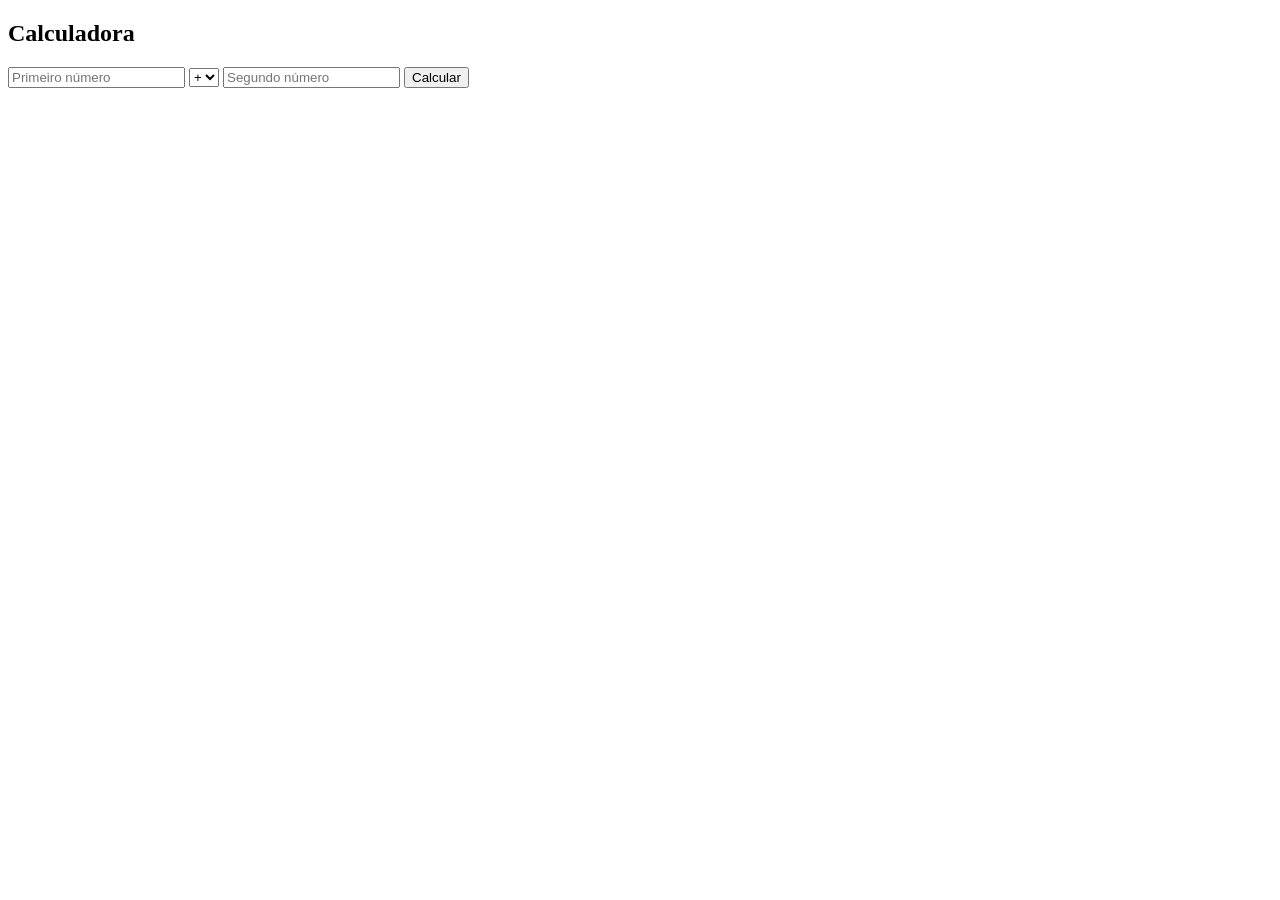
<file: Calculadora/calculadora.html>
<!DOCTYPE html>
<html>
<head>
    <title>Calculadora</title>
</head>
<body>

<h2>Calculadora</h2>
<form method="get">
    <input type="number" name="num1" placeholder="Primeiro número" required>
    <select name="escolher">
        <option value="soma">+</option>
        <option value="sub">-</option>
        <option value="mult">*</option>
        <option value="div">/</option>
    </select>
    <input type="number" name="num2" placeholder="Segundo número" required>
    <input type="submit" name="enviar" value="Calcular">
</form>
</body>
</html>
</file>
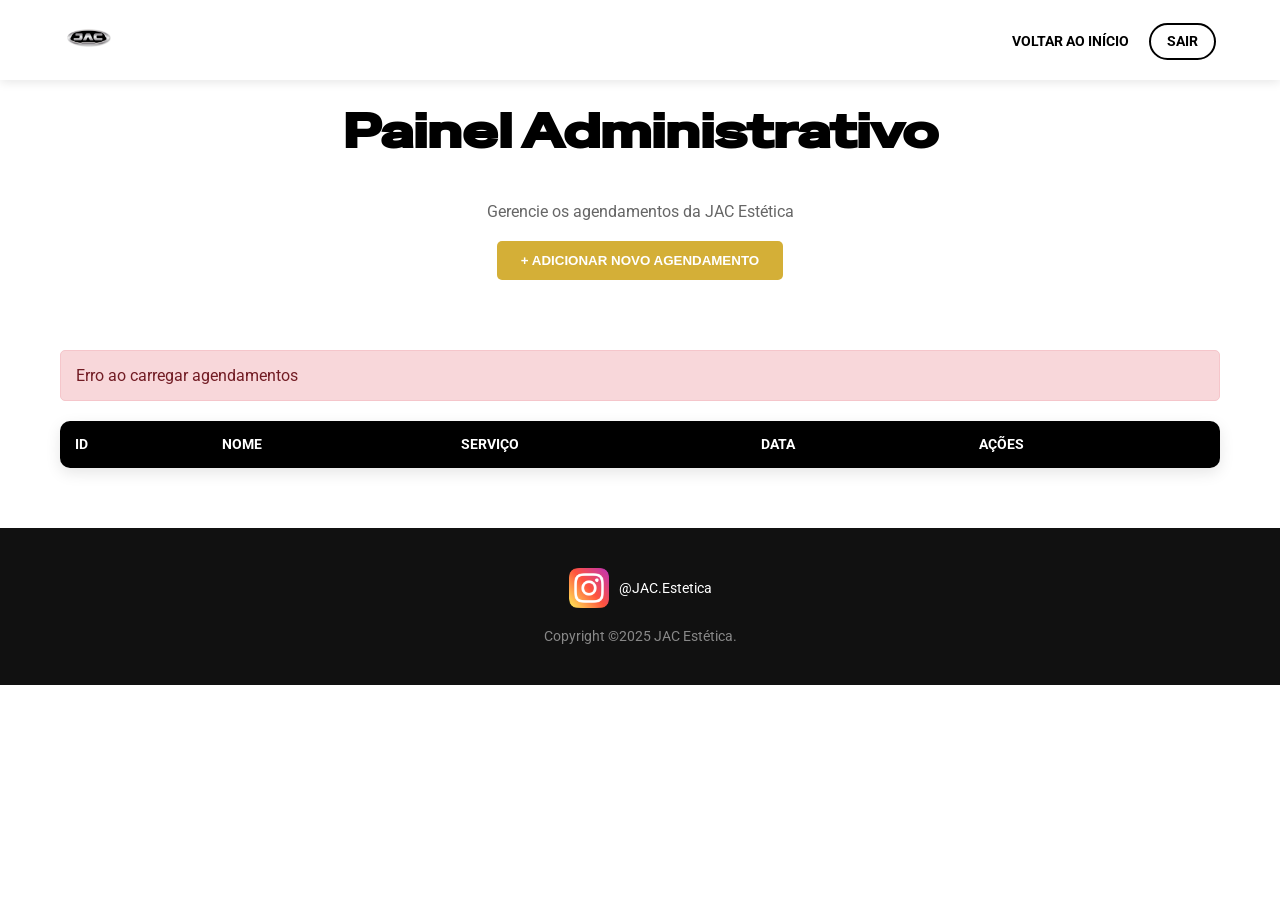
<file: JAC/Admin.html>
<!DOCTYPE html>
<html lang="pt-br">
<head>
    <meta charset="UTF-8">
    <meta name="viewport" content="width=device-width, initial-scale=1.0">
    <title>Painel Administrativo | JAC Estética</title>
    <link rel="stylesheet" href="Style.css">
    <style>
        @import url('https://fonts.googleapis.com/css2?family=Special+Gothic+Expanded+One&family=Roboto:wght@300;400;700&display=swap');
        
        .admin-container {
            max-width: 1200px;
            margin: 0 auto;
            padding: 100px 20px 60px 20px;
        }
        
        .admin-header {
            text-align: center;
            margin-bottom: 40px;
        }
        
        .btn-adicionar {
            background-color: var(--cor-destaque);
            color: white;
            padding: 12px 24px;
            border: none;
            border-radius: 5px;
            font-weight: bold;
            cursor: pointer;
            text-transform: uppercase;
            margin-bottom: 30px;
            transition: 0.3s;
        }
        
        .btn-adicionar:hover {
            background-color: #b8962e;
            transform: scale(1.05);
        }
        
        .tabela-agendamentos {
            width: 100%;
            background: white;
            border-radius: 10px;
            overflow: hidden;
            box-shadow: 0 5px 15px rgba(0,0,0,0.1);
        }
        
        .tabela-agendamentos table {
            width: 100%;
            border-collapse: collapse;
        }
        
        .tabela-agendamentos th {
            background-color: var(--cor-principal);
            color: white;
            padding: 15px;
            text-align: left;
            font-weight: bold;
            text-transform: uppercase;
            font-size: 0.9rem;
        }
        
        .tabela-agendamentos td {
            padding: 15px;
            border-bottom: 1px solid #eee;
        }
        
        .tabela-agendamentos tr:hover {
            background-color: #f9f9f9;
        }
        
        .btn-acao {
            padding: 6px 12px;
            margin-right: 5px;
            border: none;
            border-radius: 3px;
            cursor: pointer;
            font-size: 0.85rem;
            transition: 0.2s;
        }
        
        .btn-editar {
            background-color: #4CAF50;
            color: white;
        }
        
        .btn-editar:hover {
            background-color: #45a049;
        }
        
        .btn-remover {
            background-color: #f44336;
            color: white;
        }
        
        .btn-remover:hover {
            background-color: #da190b;
        }
        
        .modal {
            display: none;
            position: fixed;
            z-index: 2000;
            left: 0;
            top: 0;
            width: 100%;
            height: 100%;
            background-color: rgba(0,0,0,0.5);
        }
        
        .modal-conteudo {
            background-color: white;
            margin: 5% auto;
            padding: 30px;
            border-radius: 10px;
            width: 90%;
            max-width: 500px;
            box-shadow: 0 10px 30px rgba(0,0,0,0.3);
        }
        
        .fechar-modal {
            color: #aaa;
            float: right;
            font-size: 28px;
            font-weight: bold;
            cursor: pointer;
            line-height: 20px;
        }
        
        .fechar-modal:hover {
            color: #000;
        }
        
        .form-modal {
            margin-top: 20px;
        }
        
        .form-modal .campo {
            margin-bottom: 15px;
        }
        
        .form-modal label {
            display: block;
            margin-bottom: 5px;
            font-weight: bold;
            color: var(--cor-principal);
        }
        
        .form-modal input,
        .form-modal select {
            width: 100%;
            padding: 10px;
            border: 1px solid #ddd;
            border-radius: 5px;
            font-family: var(--fonte-texto);
        }
        
        .btn-salvar {
            background-color: var(--cor-destaque);
            color: white;
            padding: 12px 24px;
            border: none;
            border-radius: 5px;
            font-weight: bold;
            cursor: pointer;
            width: 100%;
            margin-top: 10px;
            transition: 0.3s;
        }
        
        .btn-salvar:hover {
            background-color: #b8962e;
        }
        
        .mensagem {
            padding: 15px;
            margin-bottom: 20px;
            border-radius: 5px;
            display: none;
        }
        
        .mensagem.sucesso {
            background-color: #d4edda;
            color: #155724;
            border: 1px solid #c3e6cb;
        }
        
        .mensagem.erro {
            background-color: #f8d7da;
            color: #721c24;
            border: 1px solid #f5c6cb;
        }
    </style>
</head>
<body>

    <header>
        <div class="logo-container">
            <a href="Inicio.html">
                <img src="Imagens/Logo.png" alt="Logo JAC" class="logo">
            </a>
        </div>
        <nav>
            <ul class="menu">
                <li><a href="Inicio.html">Voltar ao Início</a></li>
                <li><a href="#" onclick="logout()" class="btn-destaque">Sair</a></li>
            </ul>
        </nav>
    </header>

    <div class="admin-container">
        <div class="admin-header">
            <h1 class="titulo02 preto">Painel Administrativo</h1>
            <p style="color: #666; margin-bottom: 20px;">Gerencie os agendamentos da JAC Estética</p>
            <button class="btn-adicionar" onclick="abrirModalAdicionar()">+ Adicionar Novo Agendamento</button>
        </div>

        <div id="mensagem" class="mensagem"></div>

        <div class="tabela-agendamentos">
            <table>
                <thead>
                    <tr>
                        <th>ID</th>
                        <th>Nome</th>
                        <th>Serviço</th>
                        <th>Data</th>
                        <th>Ações</th>
                    </tr>
                </thead>
                <tbody id="corpo-tabela">
                    <!-- Os agendamentos serão carregados aqui via PHP -->
                </tbody>
            </table>
        </div>
    </div>

    <!-- Modal para Adicionar/Editar -->
    <div id="modal" class="modal">
        <div class="modal-conteudo">
            <span class="fechar-modal" onclick="fecharModal()">&times;</span>
            <h2 id="titulo-modal" class="titulo02 preto" style="margin-bottom: 20px; font-size: 1.5rem;">Adicionar Agendamento</h2>
            
            <form id="form-agendamento" class="form-modal">
                <input type="hidden" id="agendamento-id" name="id">
                
                <div class="campo">
                    <label>Nome Completo:</label>
                    <input type="text" id="nome" name="nome" required>
                </div>
                
                <div class="campo">
                    <label>Serviço Desejado:</label>
                    <select id="servico" name="servico" required>
                        <option value="Limpeza de Pele">Limpeza de Pele</option>
                        <option value="Massagem Relaxante">Massagem Relaxante</option>
                        <option value="Harmonização Facial">Harmonização Facial</option>
                        <option value="Avaliação Gratuita">Avaliação Gratuita</option>
                    </select>
                </div>
                
                <div class="campo">
                    <label>Data:</label>
                    <input type="date" id="data" name="data" required>
                </div>
                
                <button type="submit" class="btn-salvar">Salvar Agendamento</button>
            </form>
        </div>
    </div>

    <footer>
        <div class="footer-content">
            <div class="social">
                <img src="Imagens/Instagram.png" alt="Instagram" width="40">
                <span>@JAC.Estetica</span>
            </div>
            <div class="copy">
                <p>Copyright ©2025 JAC Estética.</p>
            </div>
        </div>
    </footer>

    <script>
        // Carrega os agendamentos ao abrir a página
        window.onload = function() {
            carregarAgendamentos();
        };

        // Função para carregar agendamentos
        function carregarAgendamentos() {
            fetch('listar_agendamentos.php')
                .then(response => response.json())
                .then(data => {
                    const corpoTabela = document.getElementById('corpo-tabela');
                    corpoTabela.innerHTML = '';
                    
                    if (data.length === 0) {
                        corpoTabela.innerHTML = '<tr><td colspan="5" style="text-align: center; padding: 30px; color: #999;">Nenhum agendamento encontrado</td></tr>';
                        return;
                    }
                    
                    data.forEach(agendamento => {
                        const tr = document.createElement('tr');
                        tr.innerHTML = `
                            <td>${agendamento.id}</td>
                            <td>${agendamento.nome}</td>
                            <td>${agendamento.servico}</td>
                            <td>${formatarData(agendamento.data)}</td>
                            <td>
                                <button class="btn-acao btn-editar" onclick="editarAgendamento(${agendamento.id})">Editar</button>
                                <button class="btn-acao btn-remover" onclick="removerAgendamento(${agendamento.id})">Remover</button>
                            </td>
                        `;
                        corpoTabela.appendChild(tr);
                    });
                })
                .catch(error => {
                    console.error('Erro ao carregar agendamentos:', error);
                    mostrarMensagem('Erro ao carregar agendamentos', 'erro');
                });
        }

        // Função para formatar data
        function formatarData(data) {
            const partes = data.split('-');
            return `${partes[2]}/${partes[1]}/${partes[0]}`;
        }

        // Abrir modal para adicionar
        function abrirModalAdicionar() {
            document.getElementById('titulo-modal').textContent = 'Adicionar Agendamento';
            document.getElementById('form-agendamento').reset();
            document.getElementById('agendamento-id').value = '';
            document.getElementById('modal').style.display = 'block';
        }

        // Editar agendamento
        function editarAgendamento(id) {
            fetch(`buscar_agendamento.php?id=${id}`)
                .then(response => response.json())
                .then(agendamento => {
                    document.getElementById('titulo-modal').textContent = 'Editar Agendamento';
                    document.getElementById('agendamento-id').value = agendamento.id;
                    document.getElementById('nome').value = agendamento.nome;
                    document.getElementById('servico').value = agendamento.servico;
                    document.getElementById('data').value = agendamento.data;
                    document.getElementById('modal').style.display = 'block';
                })
                .catch(error => {
                    console.error('Erro ao buscar agendamento:', error);
                    mostrarMensagem('Erro ao carregar dados do agendamento', 'erro');
                });
        }

        // Remover agendamento
        function removerAgendamento(id) {
            if (confirm('Tem certeza que deseja remover este agendamento?')) {
                fetch('remover_agendamento.php', {
                    method: 'POST',
                    headers: {
                        'Content-Type': 'application/x-www-form-urlencoded',
                    },
                    body: `id=${id}`
                })
                .then(response => response.json())
                .then(data => {
                    if (data.sucesso) {
                        mostrarMensagem('Agendamento removido com sucesso!', 'sucesso');
                        carregarAgendamentos();
                    } else {
                        mostrarMensagem('Erro ao remover agendamento', 'erro');
                    }
                })
                .catch(error => {
                    console.error('Erro ao remover:', error);
                    mostrarMensagem('Erro ao remover agendamento', 'erro');
                });
            }
        }

        // Fechar modal
        function fecharModal() {
            document.getElementById('modal').style.display = 'none';
        }

        // Fechar modal ao clicar fora
        window.onclick = function(event) {
            const modal = document.getElementById('modal');
            if (event.target == modal) {
                modal.style.display = 'none';
            }
        }

        // Submeter formulário
        document.getElementById('form-agendamento').addEventListener('submit', function(e) {
            e.preventDefault();
            
            const formData = new FormData(this);
            const url = formData.get('id') ? 'editar_agendamento.php' : 'salvar_agendamento.php';
            
            fetch(url, {
                method: 'POST',
                body: formData
            })
            .then(response => response.json())
            .then(data => {
                if (data.sucesso) {
                    mostrarMensagem(data.mensagem || 'Operação realizada com sucesso!', 'sucesso');
                    fecharModal();
                    carregarAgendamentos();
                } else {
                    mostrarMensagem(data.mensagem || 'Erro ao salvar agendamento', 'erro');
                }
            })
            .catch(error => {
                console.error('Erro:', error);
                mostrarMensagem('Erro ao processar solicitação', 'erro');
            });
        });

        // Mostrar mensagem
        function mostrarMensagem(texto, tipo) {
            const mensagem = document.getElementById('mensagem');
            mensagem.textContent = texto;
            mensagem.className = `mensagem ${tipo}`;
            mensagem.style.display = 'block';
            
            setTimeout(() => {
                mensagem.style.display = 'none';
            }, 5000);
        }

        // Logout
        function logout() {
            if (confirm('Deseja realmente sair do painel administrativo?')) {
                window.location.href = 'Inicio.html';
            }
        }
    </script>

</body>
</html>
</file>
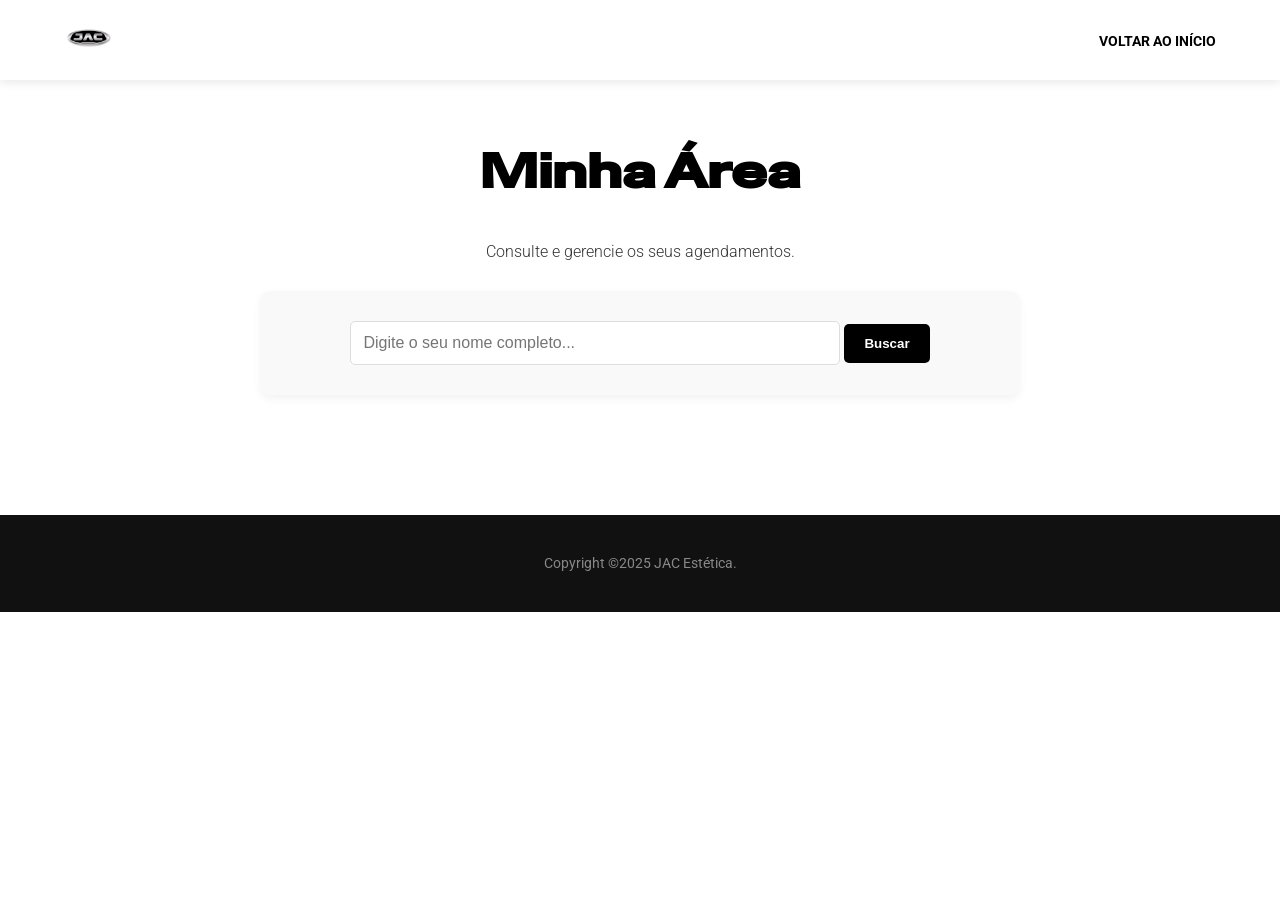
<file: JAC/Cliente.html>
<!DOCTYPE html>
<html lang="pt-br">
<head>
    <meta charset="UTF-8">
    <meta name="viewport" content="width=device-width, initial-scale=1.0">
    <title>Minha Área | JAC Estética</title>
    <link rel="stylesheet" href="Style.css">
    <style>
        @import url('https://fonts.googleapis.com/css2?family=Special+Gothic+Expanded+One&family=Roboto:wght@300;400;700&display=swap');

        /* Estilos específicos para a área do cliente */
        .cliente-container {
            max-width: 800px;
            margin: 120px auto 60px; /* Margem superior para compensar o menu fixo */
            padding: 20px;
            text-align: center;
        }

        .busca-box {
            background-color: #f9f9f9;
            padding: 30px;
            border-radius: 10px;
            box-shadow: 0 4px 10px rgba(0,0,0,0.05);
            margin-bottom: 40px;
        }

        .input-busca {
            padding: 12px;
            width: 70%;
            border: 1px solid #ddd;
            border-radius: 5px;
            font-size: 1rem;
        }

        .btn-buscar {
            padding: 12px 20px;
            background-color: var(--cor-principal);
            color: white;
            border: none;
            border-radius: 5px;
            cursor: pointer;
            font-weight: bold;
        }

        .lista-meus-agendamentos {
            display: flex;
            flex-direction: column;
            gap: 20px;
        }

        /* Card individual de agendamento */
        .card-meu-agendamento {
            background: white;
            border-left: 5px solid var(--cor-destaque);
            padding: 20px;
            border-radius: 5px;
            box-shadow: 0 2px 5px rgba(0,0,0,0.1);
            display: flex;
            justify-content: space-between;
            align-items: center;
            text-align: left;
        }

        .info h3 { margin-bottom: 5px; color: var(--cor-principal); }
        .info p { margin: 0; color: #666; }

        .acoes { display: flex; gap: 10px; }
        
        /* Reutilizando botões do admin com ajustes */
        .btn-acao { padding: 8px 15px; border-radius: 5px; color: white; border: none; cursor: pointer; }
        .btn-editar { background-color: #4CAF50; }
        .btn-remover { background-color: #f44336; }

        /* Estilos do Modal (Copiados do Admin para funcionar aqui também) */
        .modal { display: none; position: fixed; z-index: 2000; left: 0; top: 0; width: 100%; height: 100%; background-color: rgba(0,0,0,0.5); }
        .modal-conteudo { background-color: white; margin: 10% auto; padding: 30px; border-radius: 10px; width: 90%; max-width: 500px; text-align: left; }
        .fechar-modal { float: right; font-size: 28px; cursor: pointer; }
        .btn-salvar { background-color: var(--cor-destaque); color: white; width: 100%; padding: 12px; border: none; margin-top: 15px; cursor: pointer; font-weight: bold; }
        .mensagem { display: none; padding: 10px; margin-top: 10px; border-radius: 5px; text-align: center;}
        .mensagem.sucesso { background-color: #d4edda; color: #155724; }
        .mensagem.erro { background-color: #f8d7da; color: #721c24; }

        @media (max-width: 600px) {
            .card-meu-agendamento { flex-direction: column; gap: 15px; text-align: center; }
            .input-busca { width: 100%; margin-bottom: 10px; }
        }
    </style>
</head>
<body>

    <header>
        <div class="logo-container">
            <a href="Inicio.html"><img src="Imagens/Logo.png" alt="Logo JAC" class="logo"></a>
        </div>
        <nav>
            <ul class="menu">
                <li><a href="Inicio.html">Voltar ao Início</a></li>
            </ul>
        </nav>
    </header>

    <div class="cliente-container">
        <h1 class="titulo02 preto">Minha Área</h1>
        <p class="texto-simples">Consulte e gerencie os seus agendamentos.</p>

        <div class="busca-box">
            <input type="text" id="campo-nome" class="input-busca" placeholder="Digite o seu nome completo...">
            <button onclick="buscarAgendamentos()" class="btn-buscar">Buscar</button>
        </div>

        <div id="mensagem-topo" class="mensagem"></div>

        <div id="lista-resultados" class="lista-meus-agendamentos">
            </div>
    </div>

    <div id="modal" class="modal">
        <div class="modal-conteudo">
            <span class="fechar-modal" onclick="fecharModal()">&times;</span>
            <h2 class="titulo02 preto" style="font-size: 1.5rem;">Alterar Agendamento</h2>
            
            <form id="form-edicao">
                <input type="hidden" id="agendamento-id" name="id">
                <div class="campo" style="margin-bottom: 15px;">
                    <label>Nome:</label>
                    <input type="text" id="edit-nome" name="nome" style="width:100%; padding:10px;" readonly>
                </div>
                <div class="campo" style="margin-bottom: 15px;">
                    <label>Serviço:</label>
                    <select id="edit-servico" name="servico" style="width:100%; padding:10px;">
                        <option>Limpeza de Pele</option>
                        <option>Massagem Relaxante</option>
                        <option>Harmonização Facial</option>
                        <option>Avaliação Gratuita</option>
                    </select>
                </div>
                <div class="campo" style="margin-bottom: 15px;">
                    <label>Nova Data:</label>
                    <input type="date" id="edit-data" name="data" style="width:100%; padding:10px;" required>
                </div>
                <button type="submit" class="btn-salvar">Confirmar Alteração</button>
            </form>
        </div>
    </div>

    <footer>
        <div class="footer-content">
            <div class="copy"><p>Copyright ©2025 JAC Estética.</p></div>
        </div>
    </footer>

    <script>
        // Função para buscar agendamentos pelo nome
        function buscarAgendamentos() {
            const nome = document.getElementById('campo-nome').value;
            const lista = document.getElementById('lista-resultados');
            
            if(nome.length < 3) {
                alert("Por favor, digite pelo menos 3 letras.");
                return;
            }

            lista.innerHTML = '<p>A procurar...</p>';

            fetch(`buscar_cliente.php?nome=${nome}`)
                .then(res => res.json())
                .then(dados => {
                    lista.innerHTML = '';
                    
                    if (dados.length === 0) {
                        lista.innerHTML = '<p>Nenhum agendamento encontrado para este nome.</p>';
                        return;
                    }

                    dados.forEach(item => {
                        const div = document.createElement('div');
                        div.className = 'card-meu-agendamento';
                        div.innerHTML = `
                            <div class="info">
                                <h3>${item.servico}</h3>
                                <p>Data: <strong>${formatarData(item.data)}</strong></p>
                                <p style="font-size: 0.8rem; color:#999;">Agendado para: ${item.nome}</p>
                            </div>
                            <div class="acoes">
                                <button class="btn-acao btn-editar" onclick="abrirModal(${item.id}, '${item.nome}', '${item.servico}', '${item.data}')">Alterar</button>
                                <button class="btn-acao btn-remover" onclick="cancelar(${item.id})">Cancelar</button>
                            </div>
                        `;
                        lista.appendChild(div);
                    });
                })
                .catch(erro => {
                    console.error(erro);
                    lista.innerHTML = '<p>Erro ao buscar.</p>';
                });
        }

        // Formata data YYYY-MM-DD para DD/MM/YYYY
        function formatarData(data) {
            const partes = data.split('-');
            return `${partes[2]}/${partes[1]}/${partes[0]}`;
        }

        // Lógica de Cancelamento
        function cancelar(id) {
            if(confirm("Tem a certeza que deseja cancelar este agendamento?")) {
                fetch('remover_agendamento.php', {
                    method: 'POST',
                    headers: {'Content-Type': 'application/x-www-form-urlencoded'},
                    body: `id=${id}`
                })
                .then(res => res.json())
                .then(data => {
                    if(data.sucesso) {
                        alert("Agendamento cancelado!");
                        buscarAgendamentos(); // Recarrega a lista
                    } else {
                        alert("Erro ao cancelar.");
                    }
                });
            }
        }

        // Lógica do Modal de Edição
        function abrirModal(id, nome, servico, data) {
            document.getElementById('agendamento-id').value = id;
            document.getElementById('edit-nome').value = nome;
            document.getElementById('edit-servico').value = servico;
            document.getElementById('edit-data').value = data;
            document.getElementById('modal').style.display = 'block';
        }

        function fecharModal() {
            document.getElementById('modal').style.display = 'none';
        }

        // Salvar Edição
        document.getElementById('form-edicao').addEventListener('submit', function(e) {
            e.preventDefault();
            const formData = new FormData(this);

            fetch('editar_agendamento.php', {
                method: 'POST',
                body: formData
            })
            .then(res => res.json())
            .then(data => {
                if(data.sucesso) {
                    alert("Agendamento alterado com sucesso!");
                    fecharModal();
                    buscarAgendamentos(); // Atualiza a lista
                } else {
                    alert("Erro ao alterar: " + data.mensagem);
                }
            });
        });

        // Fecha modal ao clicar fora
        window.onclick = function(event) {
            if (event.target == document.getElementById('modal')) {
                fecharModal();
            }
        }
    </script>

</body>
</html>
</file>
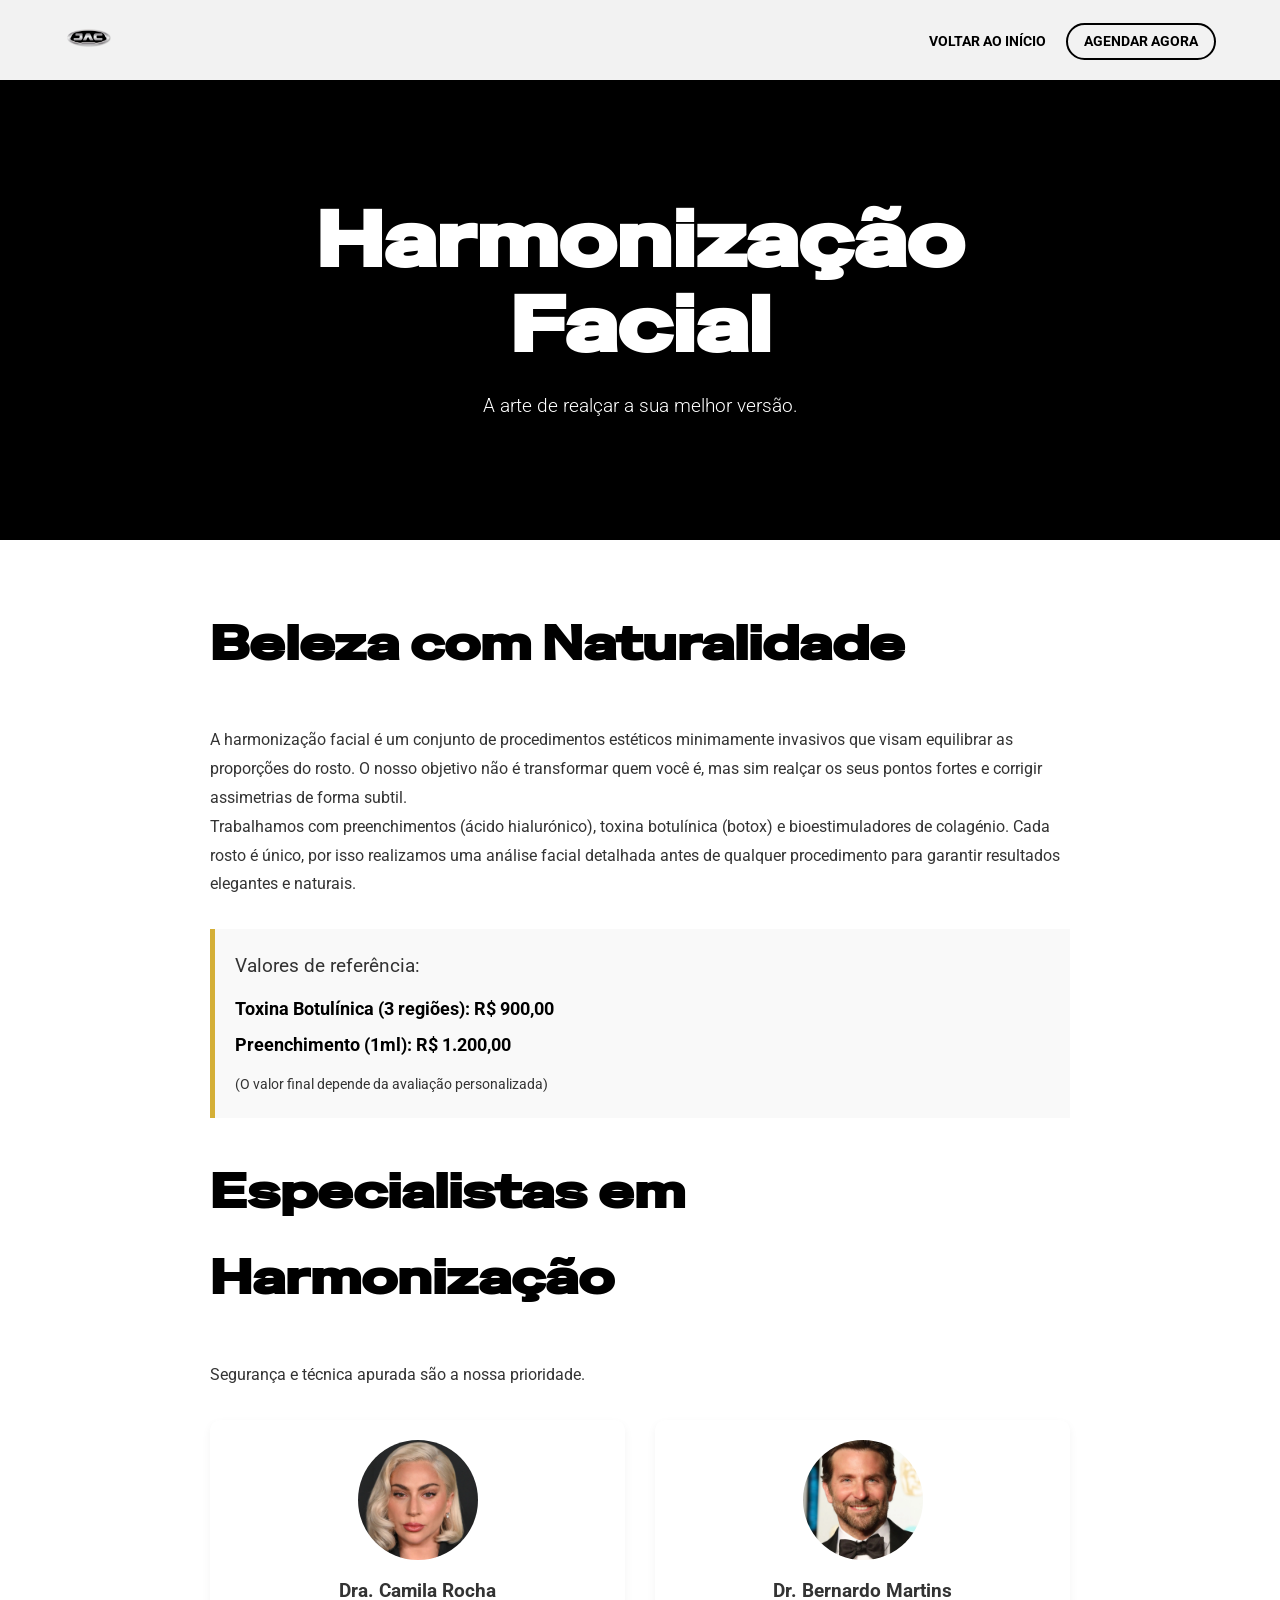
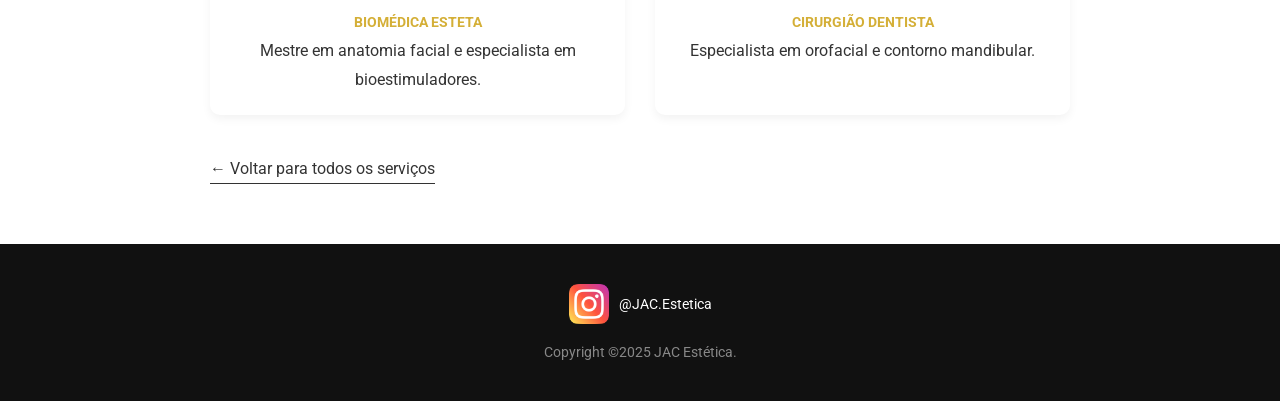
<file: JAC/Harmonizacao.html>
<!DOCTYPE html>
<html lang="pt-br">
<head>
    <meta charset="UTF-8">
    <meta name="viewport" content="width=device-width, initial-scale=1.0">
    <title>Harmonização Facial | JAC Estética</title>
    <link rel="stylesheet" href="Style.css">
    <style>
        @import url('https://fonts.googleapis.com/css2?family=Special+Gothic+Expanded+One&family=Roboto:wght@300;400;700&display=swap');
    </style>
</head>
<body>

    <header>
        <div class="logo-container">
            <a href="Inicio.html">
                <img src="Imagens/Logo.png" alt="Logo JAC" class="logo">
            </a>
        </div>
        <nav>
            <ul class="menu">
                <li><a href="Inicio.html">Voltar ao Início</a></li>
                <li><a href="Inicio.html#agendamento" class="btn-destaque">Agendar Agora</a></li>
            </ul>
        </nav>
    </header>

    <div class="header-servico">
        <div class="central">
            <h1 class="titulo01">Harmonização Facial</h1>
            <p class="intro">A arte de realçar a sua melhor versão.</p>
        </div>
    </div>

    <section class="conteudo-detalhado">
        <h2 class="titulo02 preto" style="text-align: left;">Beleza com Naturalidade</h2>
        <p>
            A harmonização facial é um conjunto de procedimentos estéticos minimamente invasivos que visam equilibrar as proporções do rosto.
            O nosso objetivo não é transformar quem você é, mas sim realçar os seus pontos fortes e corrigir assimetrias de forma subtil.
        </p>
        <p>
            Trabalhamos com preenchimentos (ácido hialurónico), toxina botulínica (botox) e bioestimuladores de colagénio. 
            Cada rosto é único, por isso realizamos uma análise facial detalhada antes de qualquer procedimento para garantir resultados elegantes e naturais.
        </p>

        <div class="box-preco">
            <p>Valores de referência:</p>
            <span class="valor" style="font-size: 1.1rem; margin-top: 10px;">Toxina Botulínica (3 regiões): R$ 900,00</span>
            <span class="valor" style="font-size: 1.1rem;">Preenchimento (1ml): R$ 1.200,00</span>
            <p style="font-size: 0.9rem; margin-top: 10px;">(O valor final depende da avaliação personalizada)</p>
        </div>

        <h2 class="titulo02 preto" style="text-align: left;">Especialistas em Harmonização</h2>
        <p>Segurança e técnica apurada são a nossa prioridade.</p>

        <div class="grid-profissionais">
            
            <div class="card-profissional">
                <img src="Imagens/Gaga.webp" alt="" class="foto-prof"> 
                <h3>Dra. Camila Rocha</h3>
                <span class="cargo">Biomédica Esteta</span>
                <p>Mestre em anatomia facial e especialista em bioestimuladores.</p>
            </div>

            <div class="card-profissional">
                <img src="Imagens/Bradley.webp" alt="" class="foto-prof">
                <h3>Dr. Bernardo Martins</h3>
                <span class="cargo">Cirurgião Dentista</span>
                <p>Especialista em orofacial e contorno mandibular.</p>
            </div>

        </div>

        <a href="Inicio.html#servicos" class="btn-voltar">← Voltar para todos os serviços</a>

    </section>

    <footer>
        <div class="footer-content">
            <div class="social">
                <img src="Imagens/Instagram.png" alt="Instagram" width="40">
                <span>@JAC.Estetica</span>
            </div>
            <div class="copy">
                <p>Copyright ©2025 JAC Estética.</p>
            </div>
        </div>
    </footer>

</body>
</html>
</file>
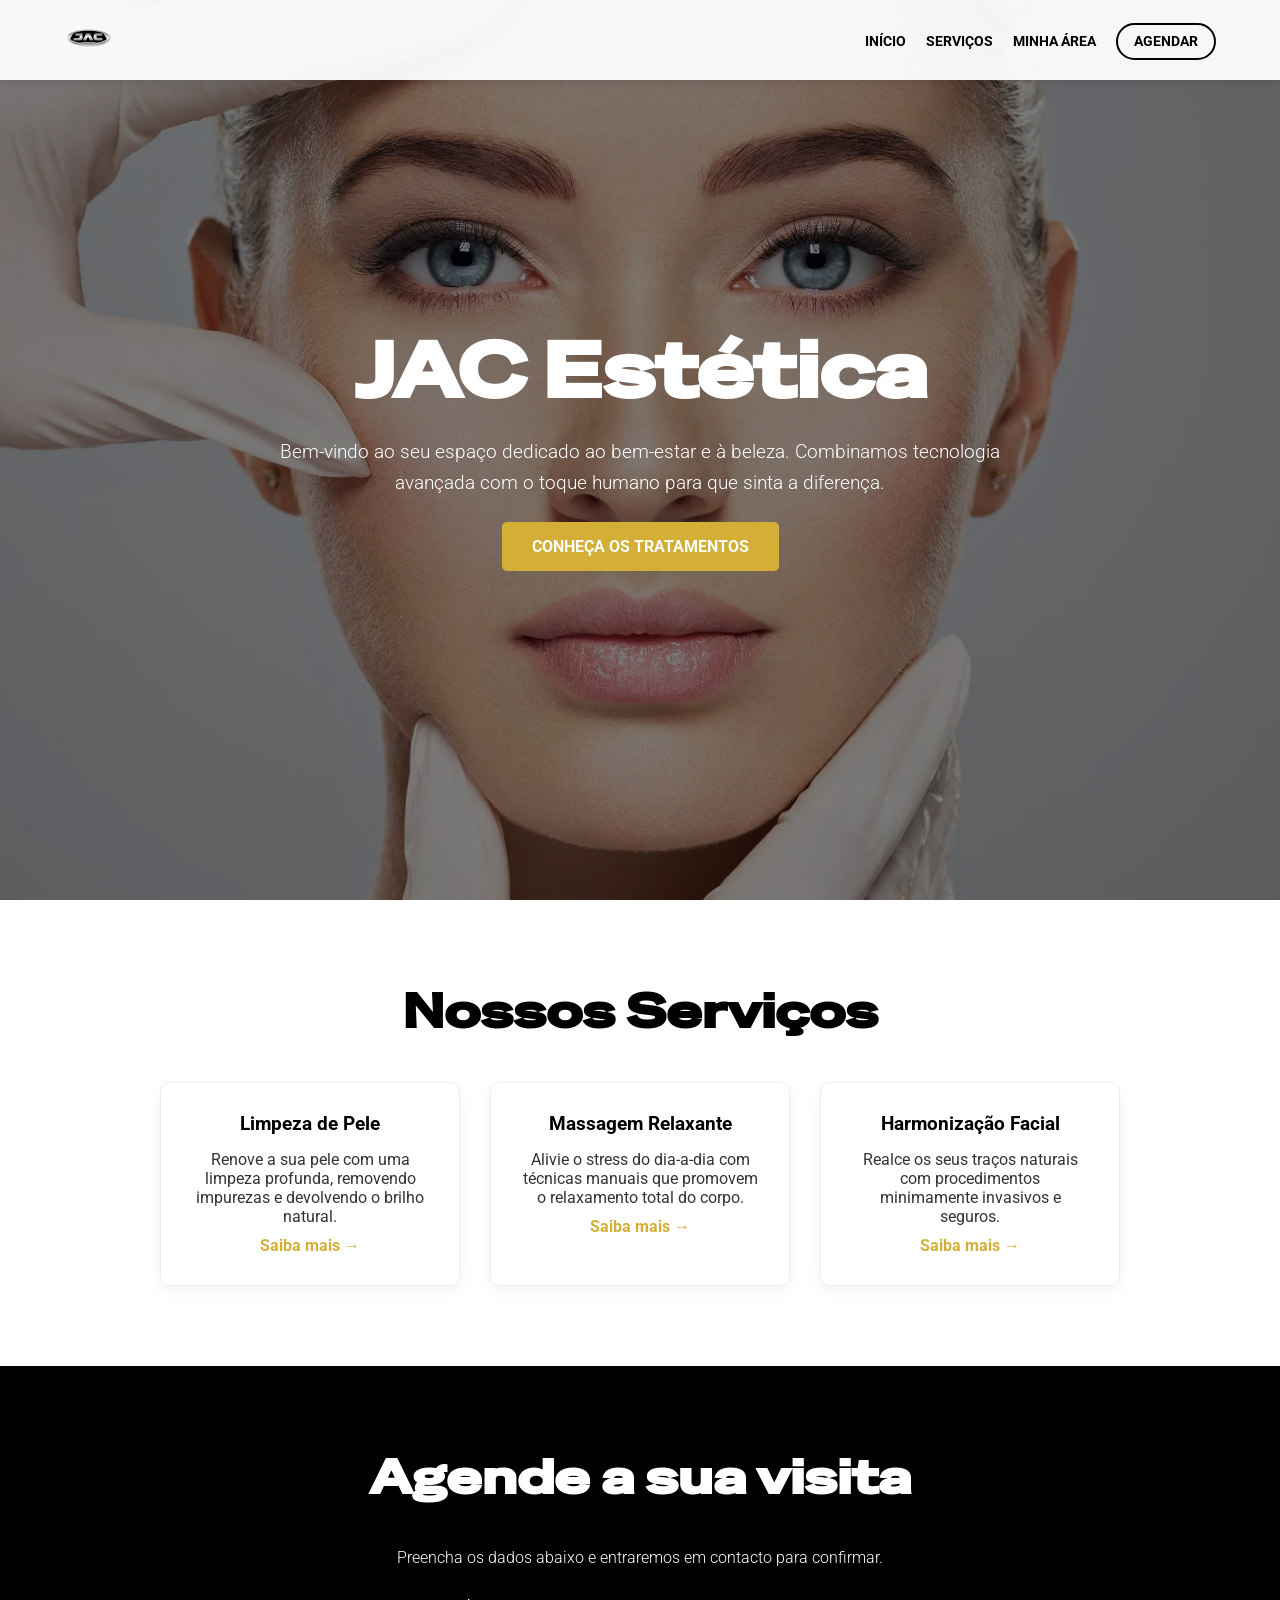
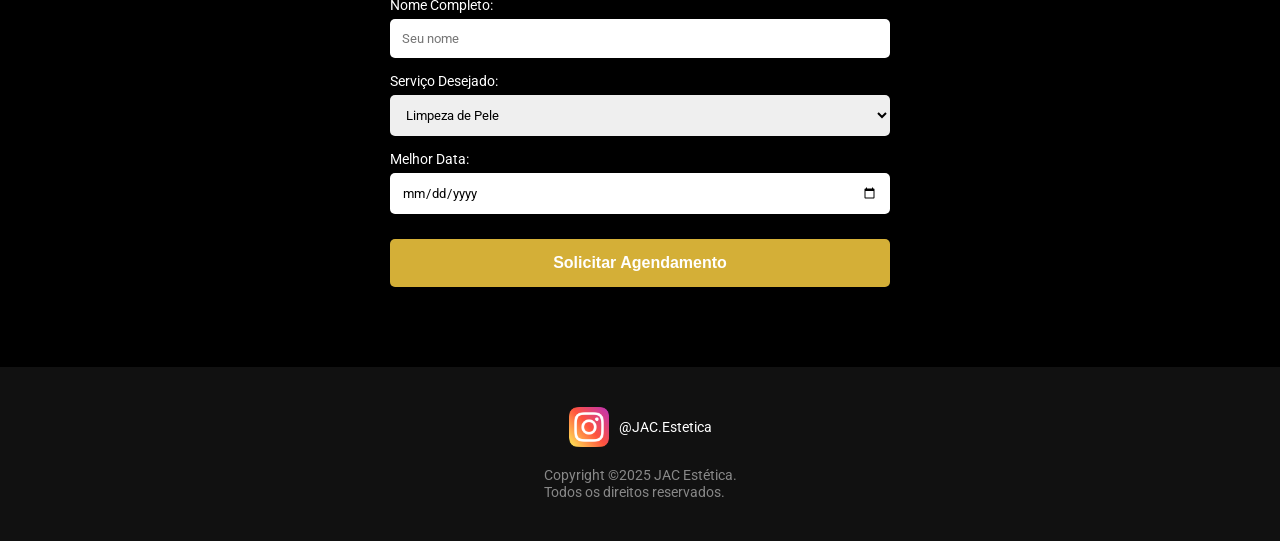
<file: JAC/Inicio.html>
<!DOCTYPE html>
<html lang="pt-br">
<head>
    <meta charset="UTF-8">
    <meta name="viewport" content="width=device-width, initial-scale=1.0">
    <title>JAC Estética | Beleza e Bem-Estar</title>
    <link rel="stylesheet" href="Style.css">
    <style>
        @import url('https://fonts.googleapis.com/css2?family=Special+Gothic+Expanded+One&family=Roboto:wght@300;400;700&display=swap');
    </style>
</head>
<body>
    
    <header>
        <div class="logo-container">
            <img src="Imagens/Logo.png" alt="Logo JAC" class="logo">
        </div>
       <nav>
            <ul class="menu">
                <li><a href="#inicio">Início</a></li>
                <li><a href="#servicos">Serviços</a></li>
                <li><a href="Cliente.html">Minha Área</a></li> <li><a href="#agendamento" class="btn-destaque">Agendar</a></li>
            </ul>
        </nav>
    </header>

    <div class="secao-imagem" id="inicio">
        <div class="mascara-escura"></div> <div class="central">
            <h1 class="titulo01">JAC Estética</h1>
            <p class="intro">
                Bem-vindo ao seu espaço dedicado ao bem-estar e à beleza.
                Combinamos tecnologia avançada com o toque humano para que sinta a diferença.
            </p>
            <a href="#servicos" class="btn-cta">Conheça os Tratamentos</a>
        </div>
    </div>

    <section class="secao-branca" id="servicos">
        <h2 class="titulo02 preto">Nossos Serviços</h2>
        
        <div class="container-servicos">
            
            <div class="card-servico">
                <h3>Limpeza de Pele</h3>
                <p>Renove a sua pele com uma limpeza profunda, removendo impurezas e devolvendo o brilho natural.</p>
                <a href="Limpeza.html" style="color: var(--cor-destaque); font-weight: bold; text-decoration: none; margin-top: 10px; display: block;">Saiba mais →</a>
            </div>

            <div class="card-servico">
                <h3>Massagem Relaxante</h3>
                <p>Alivie o stress do dia-a-dia com técnicas manuais que promovem o relaxamento total do corpo.</p>
                <a href="Massagem.html" style="color: var(--cor-destaque); font-weight: bold; text-decoration: none; margin-top: 10px; display: block;">Saiba mais →</a>
            </div>

            <div class="card-servico">
                <h3>Harmonização Facial</h3>
                <p>Realce os seus traços naturais com procedimentos minimamente invasivos e seguros.</p>
                <a href="Harmonizacao.html" style="color: var(--cor-destaque); font-weight: bold; text-decoration: none; margin-top: 10px; display: block;">Saiba mais →</a>
            </div>

        </div> 
    </section>

    <section class="secao-preta" id="agendamento">
        <h2 class="titulo02">Agende a sua visita</h2>
        <p class="texto-simples">Preencha os dados abaixo e entraremos em contacto para confirmar.</p>
        
        <form class="formulario" action="salvar_agendamento.php" method="POST">
            <div class="campo">
                <label>Nome Completo:</label>
                <input type="text" name="nome" placeholder="Seu nome" required>
            </div>
            <div class="campo">
                <label>Serviço Desejado:</label>
                <select name="servico" required>
                    <option>Limpeza de Pele</option>
                    <option>Massagem Relaxante</option>
                    <option>Harmonização Facial</option>
                    <option>Avaliação Gratuita</option>
                </select>
            </div>
            <div class="campo">
                <label>Melhor Data:</label>
                <input type="date" name="data" required>
            </div>
            <button type="submit" class="btn-enviar">Solicitar Agendamento</button>
        </form>
    </section>

    <footer>
        <div class="footer-content">
            <div class="social">
                <img src="Imagens/Instagram.png" alt="Instagram" width="40">
                <span>@JAC.Estetica</span>
            </div>
            <div class="copy">
                <p>Copyright ©2025 JAC Estética.</p>
                <p>Todos os direitos reservados.</p>
            </div>
        </div>
    </footer>

    <script src="Script.js"></script>
</body>
</html>
</file>
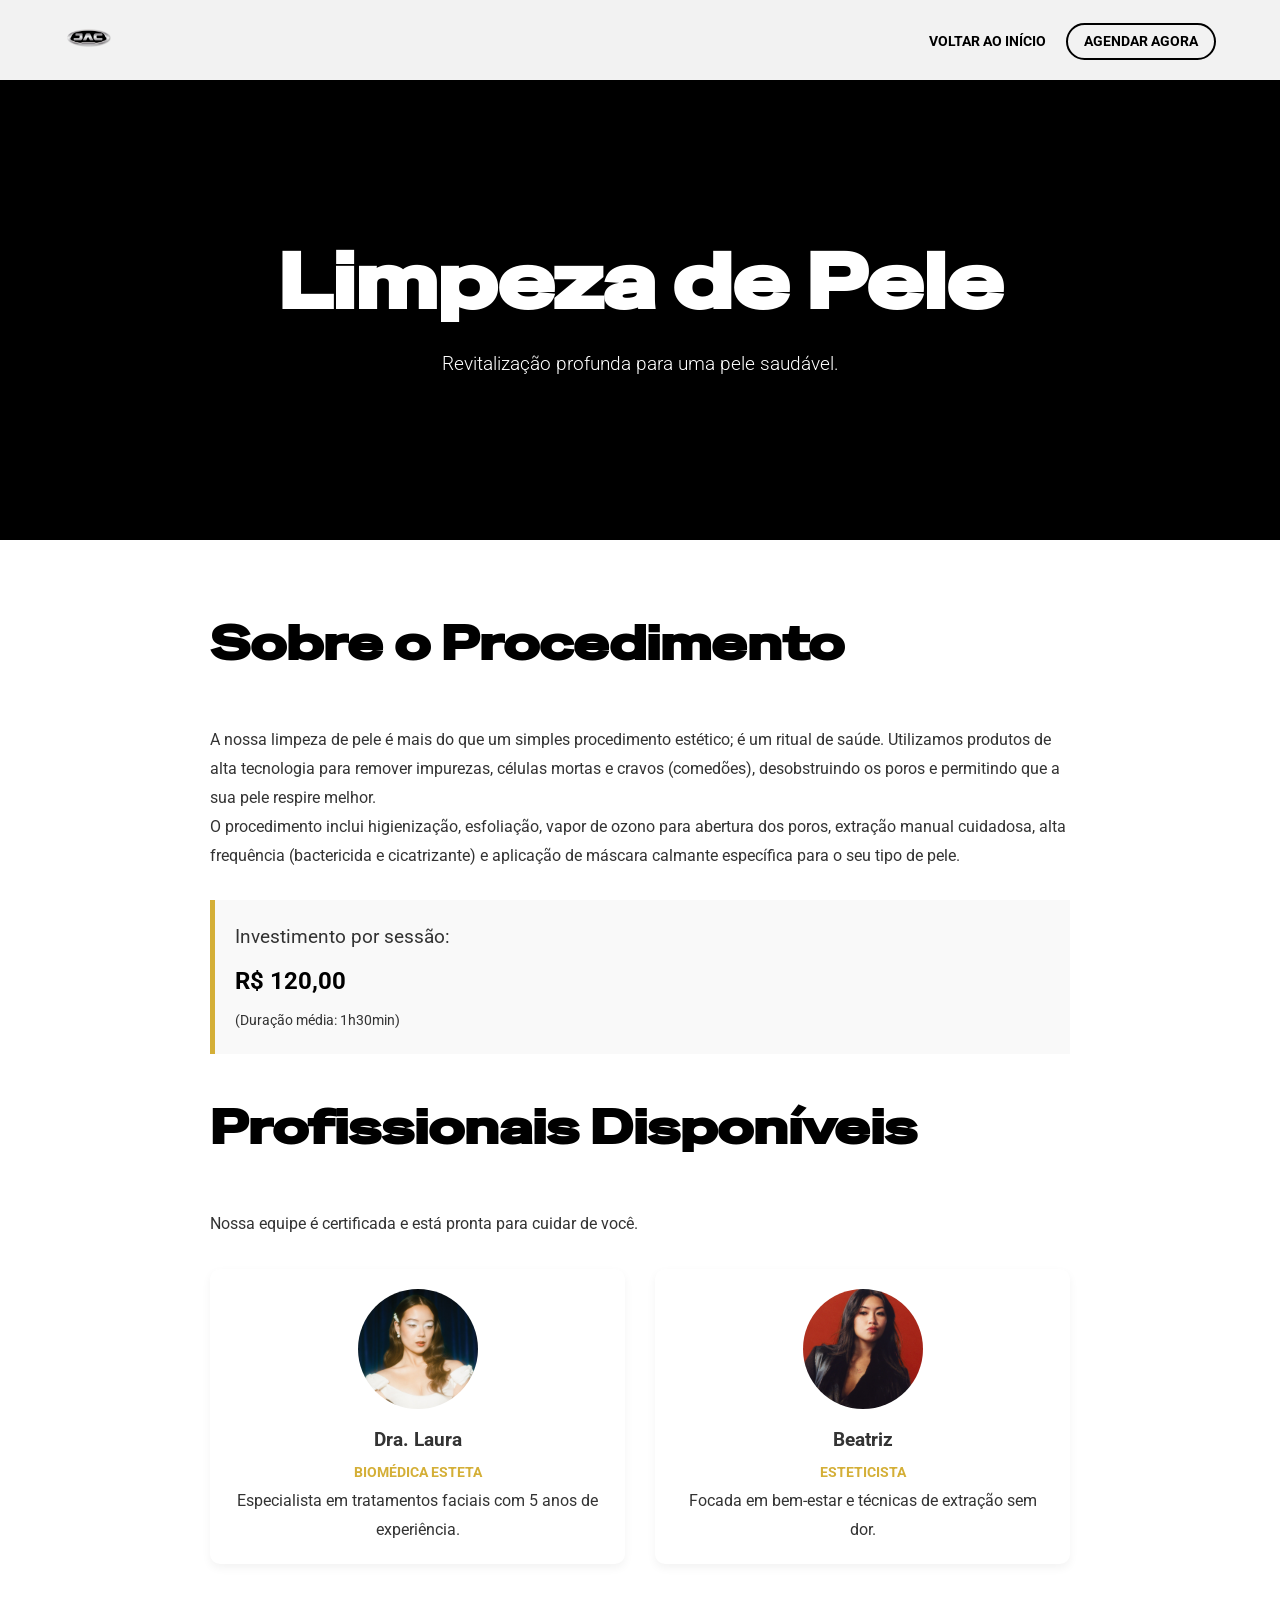
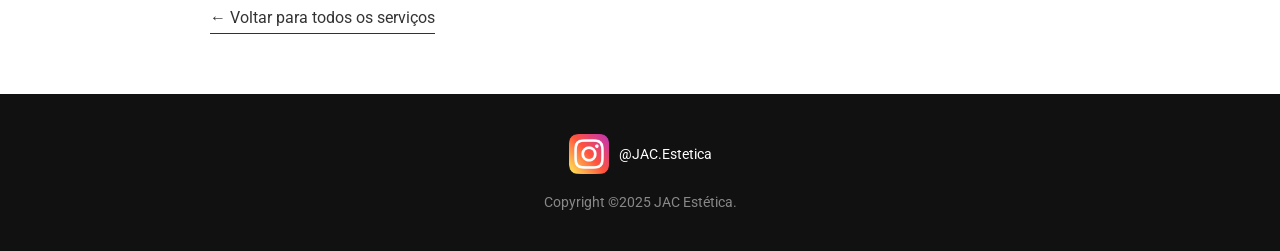
<file: JAC/Limpeza.html>
<!DOCTYPE html>
<html lang="pt-br">
<head>
    <meta charset="UTF-8">
    <meta name="viewport" content="width=device-width, initial-scale=1.0">
    <title>Limpeza de Pele | JAC Estética</title>
    <link rel="stylesheet" href="Style.css">
    <style>
        @import url('https://fonts.googleapis.com/css2?family=Special+Gothic+Expanded+One&family=Roboto:wght@300;400;700&display=swap');
    </style>
</head>
<body>

    <header>
        <div class="logo-container">
            <a href="Inicio.html"> <img src="Imagens/Logo.png" alt="Logo JAC" class="logo">
            </a>
        </div>
        <nav>
            <ul class="menu">
                <li><a href="Inicio.html">Voltar ao Início</a></li>
                <li><a href="Inicio.html#agendamento" class="btn-destaque">Agendar Agora</a></li>
            </ul>
        </nav>
    </header>

    <div class="header-servico">
        <div class="central">
            <h1 class="titulo01">Limpeza de Pele</h1>
            <p class="intro">Revitalização profunda para uma pele saudável.</p>
        </div>
    </div>

    <section class="conteudo-detalhado">
        <h2 class="titulo02 preto" style="text-align: left;">Sobre o Procedimento</h2>
        <p>
            A nossa limpeza de pele é mais do que um simples procedimento estético; é um ritual de saúde. 
            Utilizamos produtos de alta tecnologia para remover impurezas, células mortas e cravos (comedões), 
            desobstruindo os poros e permitindo que a sua pele respire melhor.
        </p>
        <p>
            O procedimento inclui higienização, esfoliação, vapor de ozono para abertura dos poros, extração manual cuidadosa, 
            alta frequência (bactericida e cicatrizante) e aplicação de máscara calmante específica para o seu tipo de pele.
        </p>

        <div class="box-preco">
            <p>Investimento por sessão:</p>
            <span class="valor">R$ 120,00</span>
            <p style="font-size: 0.9rem; margin-top: 5px;">(Duração média: 1h30min)</p>
        </div>

        <h2 class="titulo02 preto" style="text-align: left;">Profissionais Disponíveis</h2>
        <p>Nossa equipe é certificada e está pronta para cuidar de você.</p>

        <div class="grid-profissionais">
            
            <div class="card-profissional">
                <img src="Imagens/Laufey.jfif" alt="" class="foto-prof"> 
                <h3>Dra. Laura</h3>
                <span class="cargo">Biomédica Esteta</span>
                <p>Especialista em tratamentos faciais com 5 anos de experiência.</p>
            </div>

            <div class="card-profissional">
                <img src="Imagens/Beabadoobee.jfif" alt="" class="foto-prof">
                <h3>Beatriz</h3>
                <span class="cargo">Esteticista</span>
                <p>Focada em bem-estar e técnicas de extração sem dor.</p>
            </div>

        </div>

        <a href="Inicio.html#servicos" class="btn-voltar">← Voltar para todos os serviços</a>

    </section>

    <footer>
        <div class="footer-content">
            <div class="social">
                <img src="Imagens/Instagram.png" alt="Instagram" width="40">
                <span>@JAC.Estetica</span>
            </div>
            <div class="copy">
                <p>Copyright ©2025 JAC Estética.</p>
            </div>
        </div>
    </footer>

</body>
</html>
</file>
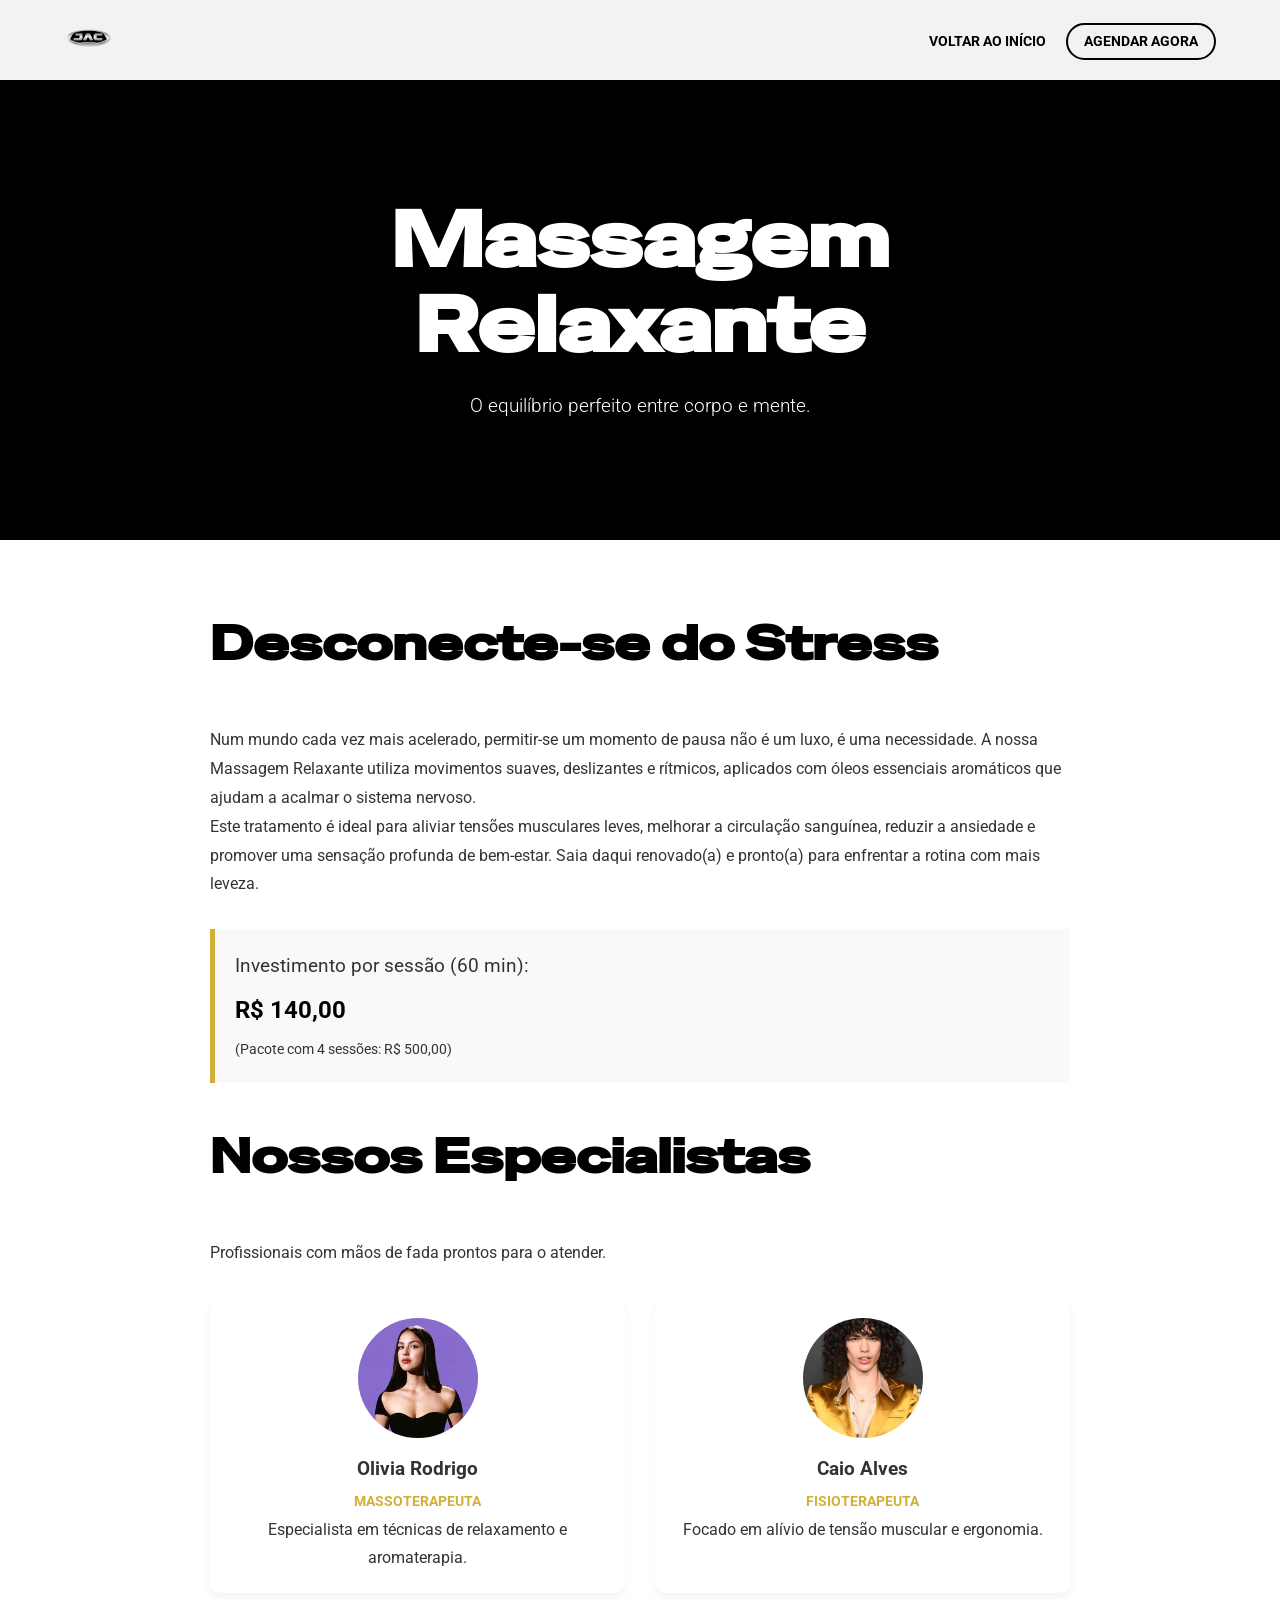
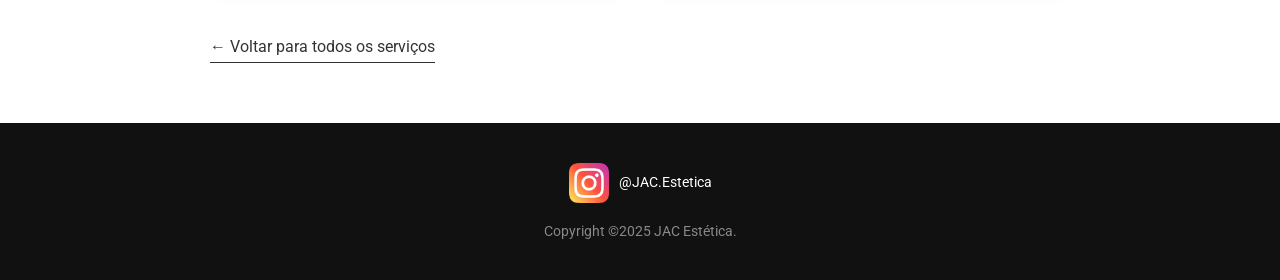
<file: JAC/Massagem.html>
<!DOCTYPE html>
<html lang="pt-br">
<head>
    <meta charset="UTF-8">
    <meta name="viewport" content="width=device-width, initial-scale=1.0">
    <title>Massagem Relaxante | JAC Estética</title>
    <link rel="stylesheet" href="Style.css">
    <style>
        @import url('https://fonts.googleapis.com/css2?family=Special+Gothic+Expanded+One&family=Roboto:wght@300;400;700&display=swap');
    </style>
</head>
<body>

    <header>
        <div class="logo-container">
            <a href="Inicio.html">
                <img src="Imagens/Logo.png" alt="Logo JAC" class="logo">
            </a>
        </div>
        <nav>
            <ul class="menu">
                <li><a href="Inicio.html">Voltar ao Início</a></li>
                <li><a href="Inicio.html#agendamento" class="btn-destaque">Agendar Agora</a></li>
            </ul>
        </nav>
    </header>

    <div class="header-servico">
        <div class="central">
            <h1 class="titulo01">Massagem Relaxante</h1>
            <p class="intro">O equilíbrio perfeito entre corpo e mente.</p>
        </div>
    </div>

    <section class="conteudo-detalhado">
        <h2 class="titulo02 preto" style="text-align: left;">Desconecte-se do Stress</h2>
        <p>
            Num mundo cada vez mais acelerado, permitir-se um momento de pausa não é um luxo, é uma necessidade. 
            A nossa Massagem Relaxante utiliza movimentos suaves, deslizantes e rítmicos, aplicados com óleos essenciais aromáticos 
            que ajudam a acalmar o sistema nervoso.
        </p>
        <p>
            Este tratamento é ideal para aliviar tensões musculares leves, melhorar a circulação sanguínea, reduzir a ansiedade 
            e promover uma sensação profunda de bem-estar. Saia daqui renovado(a) e pronto(a) para enfrentar a rotina com mais leveza.
        </p>

        <div class="box-preco">
            <p>Investimento por sessão (60 min):</p>
            <span class="valor">R$ 140,00</span>
            <p style="font-size: 0.9rem; margin-top: 5px;">(Pacote com 4 sessões: R$ 500,00)</p>
        </div>

        <h2 class="titulo02 preto" style="text-align: left;">Nossos Especialistas</h2>
        <p>Profissionais com mãos de fada prontos para o atender.</p>

        <div class="grid-profissionais">
            
            <div class="card-profissional">
                <img src="Imagens/Olivia.png" alt="" class="foto-prof"> 
                <h3>Olivia Rodrigo</h3>
                <span class="cargo">Massoterapeuta</span>
                <p>Especialista em técnicas de relaxamento e aromaterapia.</p>
            </div>

            <div class="card-profissional">
                <img src="Imagens/Conan.jpg" alt="" class="foto-prof">
                <h3>Caio Alves</h3>
                <span class="cargo">Fisioterapeuta</span>
                <p>Focado em alívio de tensão muscular e ergonomia.</p>
            </div>

        </div>

        <a href="Inicio.html#servicos" class="btn-voltar">← Voltar para todos os serviços</a>

    </section>

    <footer>
        <div class="footer-content">
            <div class="social">
                <img src="Imagens/Instagram.png" alt="Instagram" width="40">
                <span>@JAC.Estetica</span>
            </div>
            <div class="copy">
                <p>Copyright ©2025 JAC Estética.</p>
            </div>
        </div>
    </footer>

</body>
</html>
</file>
<file: JAC/Style.css>
:root {
    --header-height: 80px;
    --cor-principal: #000000;
    --cor-texto: #333333;
    --cor-fundo: #ffffff;
    --cor-destaque: #d4af37; /* Um tom dourado para estética */
    --fonte-titulo: "Special Gothic Expanded One", sans-serif;
    --fonte-texto: "Roboto", sans-serif;
}

/* Reset básico para remover margens padrão */
* {
    margin: 0;
    padding: 0;
    box-sizing: border-box;
    scroll-behavior: smooth; /* Rolagem suave ao clicar nos links */
}

body {
    font-family: var(--fonte-texto);
    background-color: var(--cor-fundo);
    color: var(--cor-texto);
}

/* --- CABEÇALHO --- */
header {
    position: fixed;
    background-color: rgba(255, 255, 255, 0.95); /* Leve transparência */
    width: 100%;
    top: 0;
    display: flex;
    justify-content: space-between; /* Separa logo e menu */
    align-items: center;
    height: var(--header-height);
    z-index: 1000;
    padding: 0 5%;
    box-shadow: 0 2px 10px rgba(0,0,0,0.1);
}

.logo {
    height: 50px; /* Ajusta altura do logo */
    width: auto;
}

.menu {
    display: flex;
    list-style: none;
    gap: 20px;
}

.menu a {
    text-decoration: none;
    color: var(--cor-principal);
    font-weight: bold;
    text-transform: uppercase;
    font-size: 0.9rem;
    transition: 0.3s;
}

.menu a:hover {
    color: var(--cor-destaque);
}

.btn-destaque {
    border: 2px solid var(--cor-principal);
    padding: 8px 16px;
    border-radius: 20px;
}

/* --- SECÇÃO PRINCIPAL (HERO) --- */
.secao-imagem {
    position: relative;
    background-image: url('./Imagens/Fundo_01.webp');
    background-size: cover;
    background-position: center;
    height: 100vh;
    display: flex;
    align-items: center;
    justify-content: center;
    text-align: center;
}

/* Cria uma sombra sobre a imagem para o texto branco ficar legível */
.mascara-escura {
    position: absolute;
    top: 0; left: 0; width: 100%; height: 100%;
    background-color: rgba(0, 0, 0, 0.5);
}

.central {
    position: relative; /* Para ficar acima da máscara */
    z-index: 1;
    color: white;
    max-width: 800px;
    padding: 20px;
    display: flex;
    flex-direction: column;
    gap: 1.5rem;
    align-items: center;
}

.titulo01 {
    font-family: var(--fonte-titulo);
    font-size: clamp(3rem, 6vw, 5rem);
    line-height: 1.1;
}

.intro {
    font-size: clamp(1rem, 1.5vw, 1.2rem);
    line-height: 1.6;
    font-weight: 300;
}

.btn-cta {
    background-color: var(--cor-destaque);
    color: white;
    padding: 15px 30px;
    text-decoration: none;
    font-weight: bold;
    border-radius: 5px;
    text-transform: uppercase;
    transition: transform 0.2s;
}

.btn-cta:hover {
    transform: scale(1.05);
    background-color: #b8962e;
}

/* --- SECÇÃO DE SERVIÇOS --- */
.secao-branca {
    padding: 80px 20px;
    text-align: center;
}

.titulo02 {
    font-family: var(--fonte-titulo);
    font-size: clamp(2rem, 4vw, 3rem);
    margin-bottom: 40px;
}

.titulo02.preto {
    color: var(--cor-principal);
}

.container-servicos {
    display: flex;
    justify-content: center;
    flex-wrap: wrap; /* Permite que os cards desçam em telas pequenas */
    gap: 30px;
    max-width: 1200px;
    margin: 0 auto;
}

.card-servico {
    background: white;
    border: 1px solid #eee;
    border-radius: 10px;
    padding: 30px;
    width: 300px;
    box-shadow: 0 5px 15px rgba(0,0,0,0.05);
    transition: 0.3s;
}

.card-servico:hover {
    transform: translateY(-10px); /* Efeito de levantar ao passar o mouse */
    box-shadow: 0 15px 20px rgba(0,0,0,0.1);
}

.card-servico h3 {
    margin-bottom: 15px;
    color: var(--cor-principal);
}

/* --- SECÇÃO DE AGENDAMENTO --- */
.secao-preta {
    background-color: var(--cor-principal);
    color: white;
    padding: 80px 20px;
    text-align: center;
}

.texto-simples {
    font-weight: 300;
    margin-bottom: 30px;
}

.formulario {
    max-width: 500px;
    margin: 0 auto;
    display: flex;
    flex-direction: column;
    gap: 15px;
    text-align: left;
}

.campo label {
    display: block;
    margin-bottom: 5px;
    font-size: 0.9rem;
}

.campo input, .campo select {
    width: 100%;
    padding: 12px;
    border: none;
    border-radius: 5px;
    font-family: var(--fonte-texto);
}

.btn-enviar {
    background-color: var(--cor-destaque);
    color: white;
    border: none;
    padding: 15px;
    font-size: 1rem;
    font-weight: bold;
    cursor: pointer;
    border-radius: 5px;
    margin-top: 10px;
    transition: 0.3s;
}

.btn-enviar:hover {
    background-color: #b8962e;
}

/* --- RODAPÉ --- */
footer {
    background-color: #111; /* Um preto ligeiramente mais claro */
    color: #888;
    padding: 40px 20px;
    font-size: 0.9rem;
}

.footer-content {
    display: flex;
    flex-direction: column;
    align-items: center;
    gap: 20px;
}

.social {
    display: flex;
    align-items: center;
    gap: 10px;
    color: white;
}

/* --- ESTILOS DAS PÁGINAS INTERNAS DE SERVIÇOS --- */

/* Cabeçalho da página de serviço (menor que a home) */
.header-servico {
    height: 60vh; /* Altura menor que a tela cheia */
    background-color: var(--cor-principal);
    display: flex;
    align-items: center;
    justify-content: center;
    text-align: center;
    color: white;
    padding-top: var(--header-height); /* Compensa o menu fixo */
}

.conteudo-detalhado {
    max-width: 900px;
    margin: 0 auto;
    padding: 60px 20px;
    line-height: 1.8;
}

/* Estilo dos Preços */
.box-preco {
    background-color: #f9f9f9;
    border-left: 5px solid var(--cor-destaque);
    padding: 20px;
    margin: 30px 0;
    font-size: 1.2rem;
}

.valor {
    font-weight: bold;
    color: var(--cor-principal);
    font-size: 1.5rem;
    display: block;
    margin-top: 5px;
}

/* Estilo da Lista de Profissionais */
.grid-profissionais {
    display: flex;
    gap: 30px;
    margin-top: 30px;
    flex-wrap: wrap;
}

.card-profissional {
    flex: 1;
    min-width: 250px;
    text-align: center;
    background: white;
    padding: 20px;
    border-radius: 10px;
    box-shadow: 0 4px 10px rgba(0,0,0,0.05);
}

/* Placeholder para a foto (bola cinza ou a imagem real) */
.foto-prof {
    width: 120px;
    height: 120px;
    background-color: #ddd; /* Cor provisória enquanto não tem foto */
    border-radius: 50%;
    margin: 0 auto 15px auto;
    object-fit: cover; /* Garante que a foto não distorça */
    display: block;
}

.cargo {
    color: var(--cor-destaque);
    font-size: 0.9rem;
    font-weight: bold;
    text-transform: uppercase;
}

.btn-voltar {
    display: inline-block;
    margin-top: 40px;
    color: var(--cor-texto);
    text-decoration: none;
    border-bottom: 1px solid var(--cor-texto);
}

.header-massagem {
    /* Exemplo: colocar uma imagem de fundo específica */
    background-image: url('./Imagens/Fundo_Massagem.webp'); 
    background-size: cover;
    background-position: center;
}
</file>
